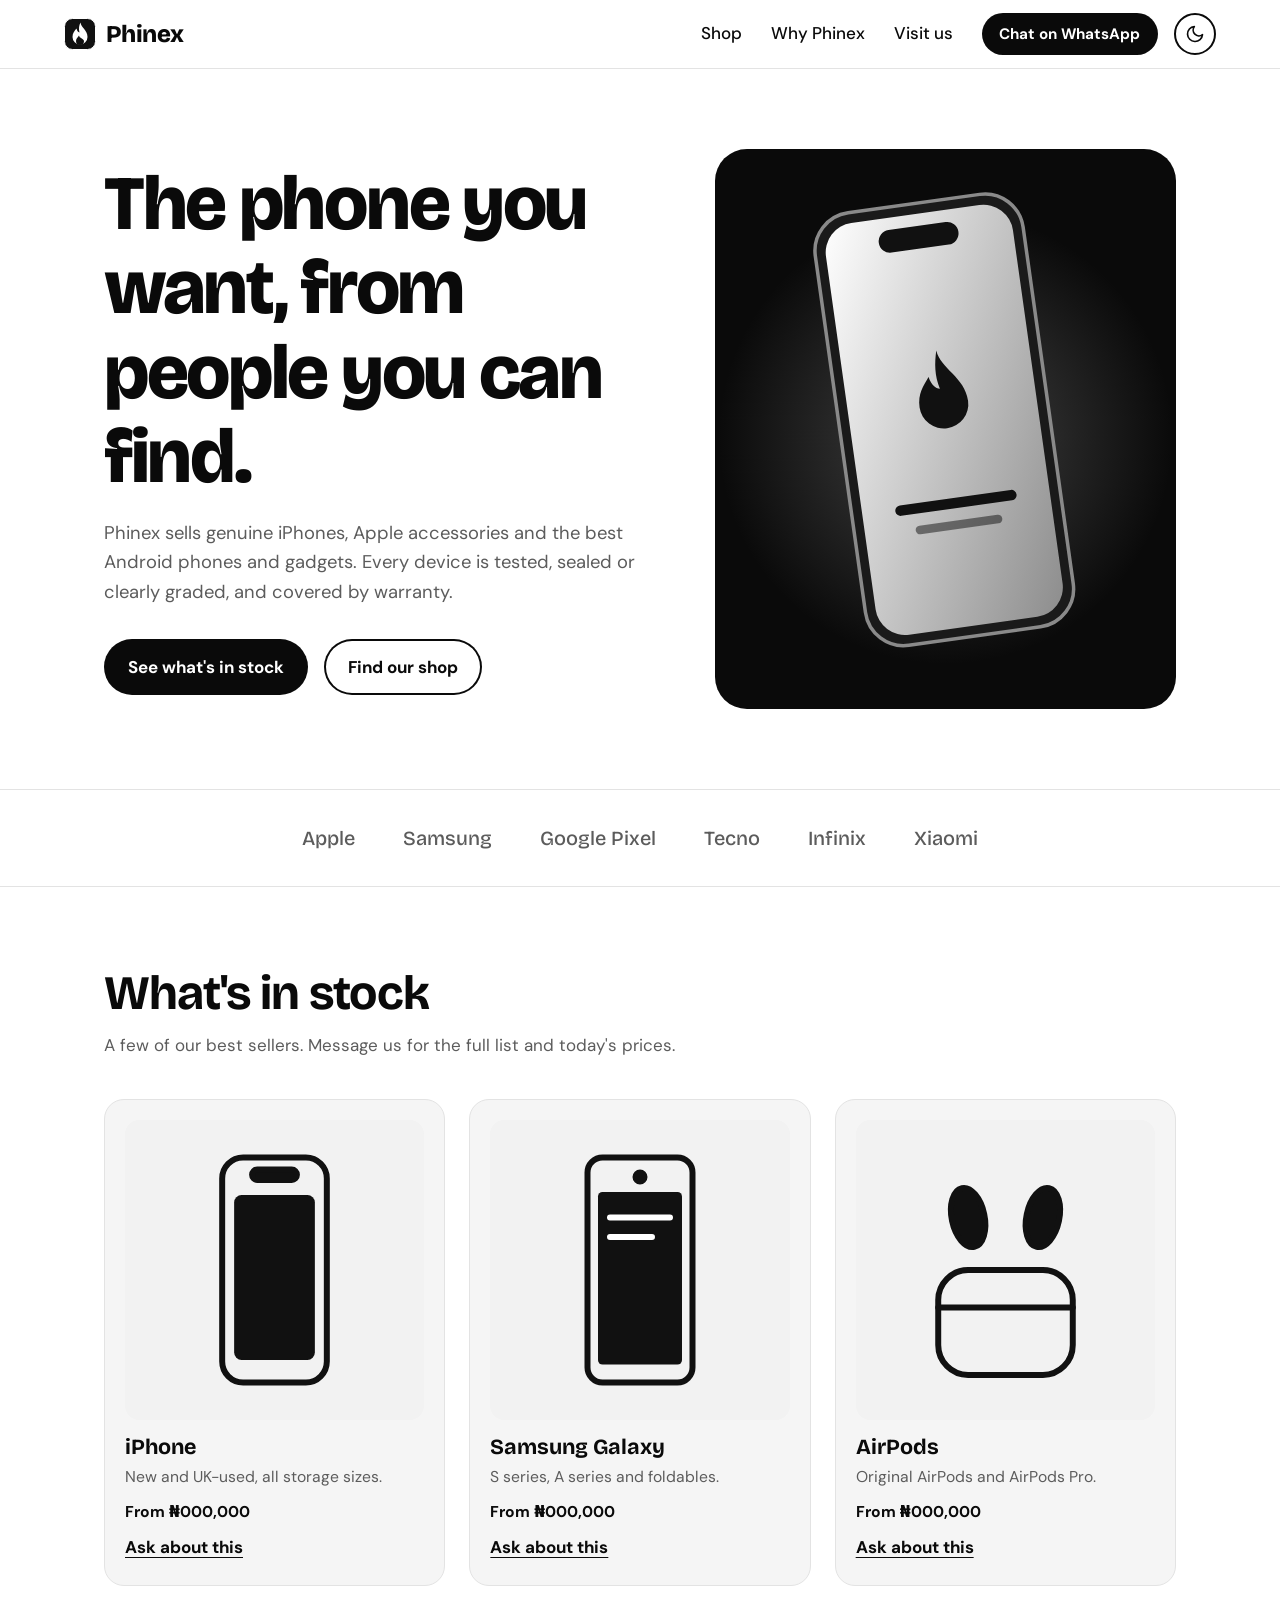
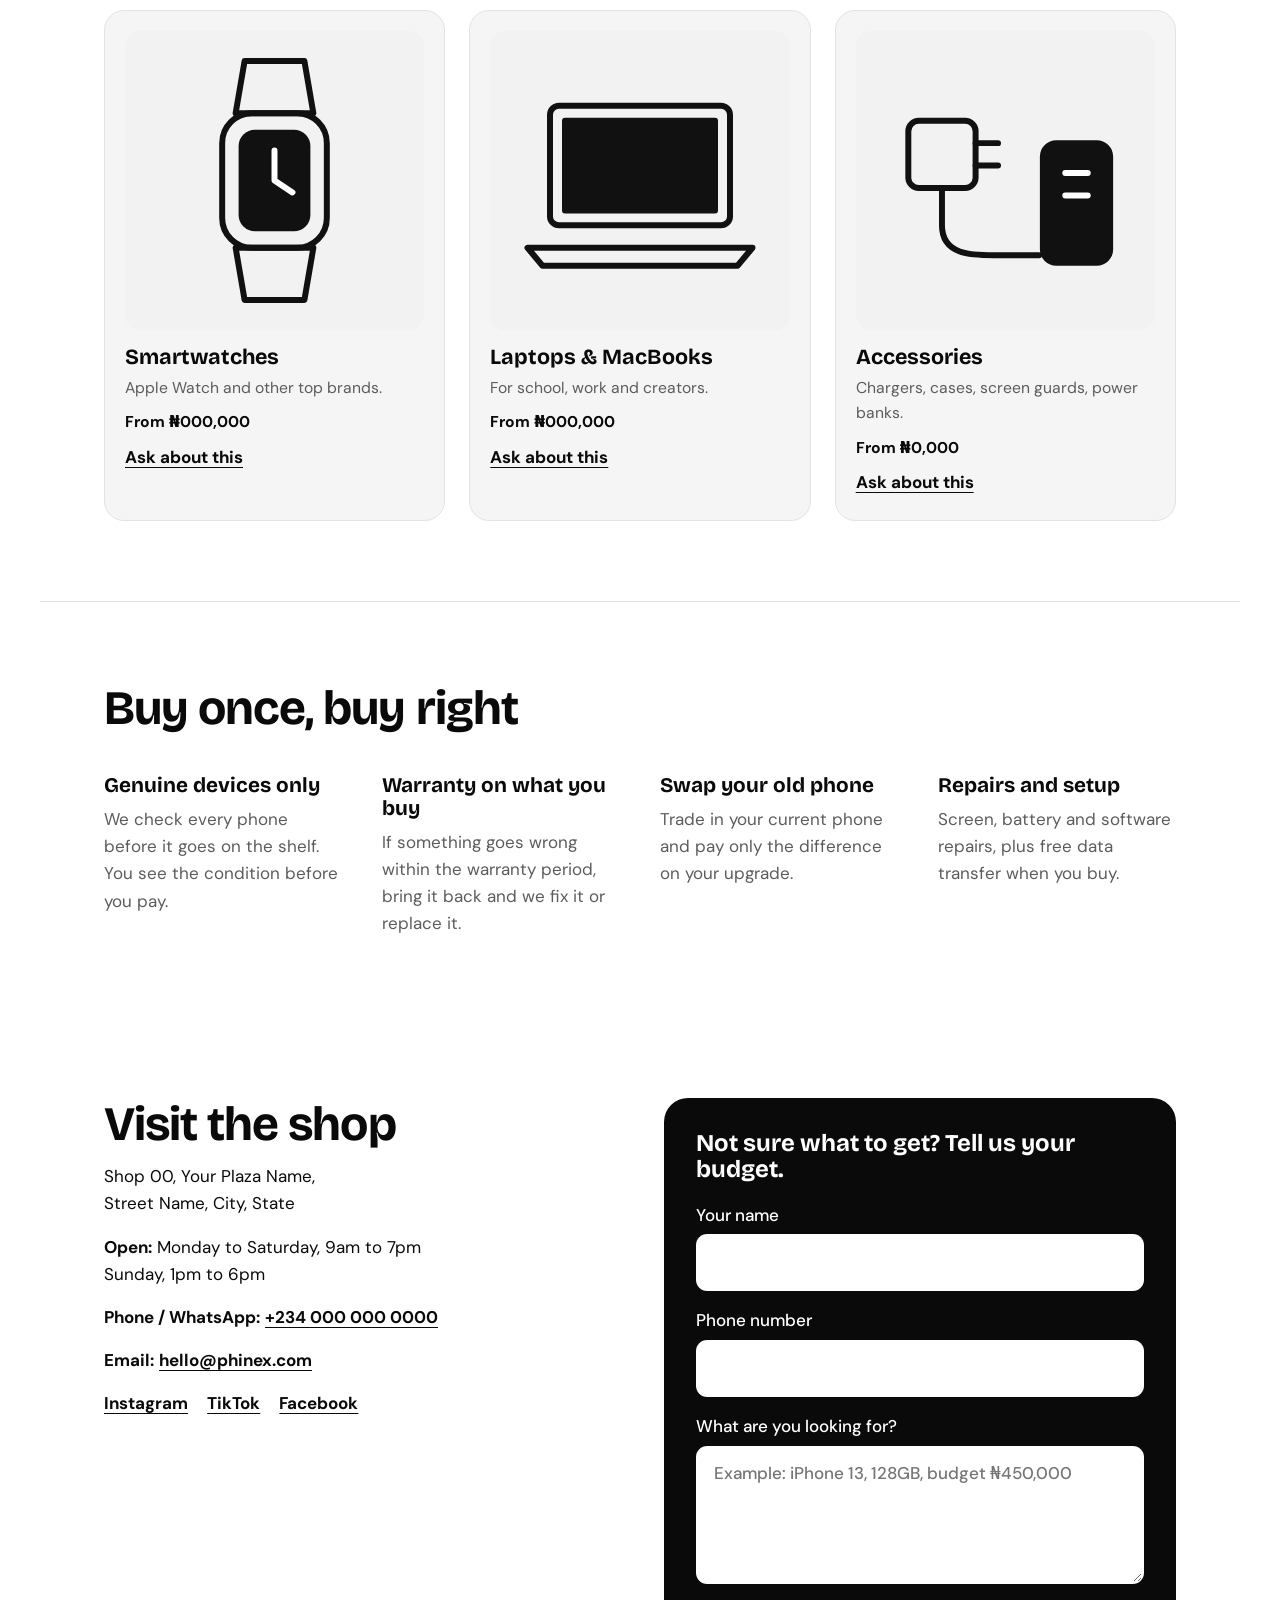
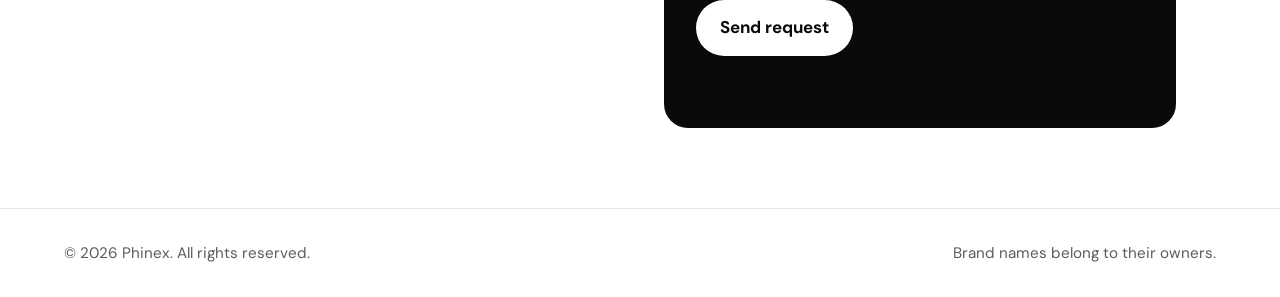
<file: index.html>
<!DOCTYPE html>
<html lang="en">
<head>
<meta charset="UTF-8">
<meta name="viewport" content="width=device-width, initial-scale=1">
<title>Phinex | iPhones, Phones & Gadgets</title>
<meta name="description" content="Phinex sells genuine iPhones, Apple accessories, phones and gadgets, with warranty and honest prices.">
<link rel="icon" href="assets/logo.svg">
<link rel="preconnect" href="https://fonts.googleapis.com">
<link rel="preconnect" href="https://fonts.gstatic.com" crossorigin>
<link href="https://fonts.googleapis.com/css2?family=Bricolage+Grotesque:opsz,wght@12..96,500;12..96,800&family=DM+Sans:wght@400;500;700&display=swap" rel="stylesheet">
<script src="theme.js"></script>
<link rel="stylesheet" href="style.css">
</head>
<body>

<!-- ========== HEADER ========== -->
<header class="site-header">
  <a class="brand" href="#top"><img src="assets/logo.svg" alt="" width="32" height="32"> Phinex</a>
  <button class="theme-btn" id="theme-toggle" type="button" aria-label="Switch between light and dark theme">
    <svg class="icon-sun" viewBox="0 0 24 24" width="20" height="20" fill="none" stroke="currentColor" stroke-width="2" stroke-linecap="round" aria-hidden="true"><circle cx="12" cy="12" r="4"/><path d="M12 2v2M12 20v2M4.9 4.9l1.4 1.4M17.7 17.7l1.4 1.4M2 12h2M20 12h2M4.9 19.1l1.4-1.4M17.7 6.3l1.4-1.4"/></svg>
    <svg class="icon-moon" viewBox="0 0 24 24" width="20" height="20" fill="none" stroke="currentColor" stroke-width="2" stroke-linecap="round" stroke-linejoin="round" aria-hidden="true"><path d="M21 12.8A9 9 0 1 1 11.2 3a7 7 0 0 0 9.8 9.8z"/></svg>
  </button>
  <input type="checkbox" id="menu-toggle" class="menu-toggle">
  <label for="menu-toggle" class="menu-button" aria-label="Open menu"><span></span></label>
  <nav class="nav">
    <a href="#shop">Shop</a>
    <a href="#why">Why Phinex</a>
    <a href="#visit">Visit us</a>
    <a class="btn btn-small" href="https://wa.me/2340000000000" target="_blank" rel="noopener">Chat on WhatsApp</a>
  </nav>
</header>

<main id="top">

<!-- ========== HERO ========== -->
<section class="hero">
  <div class="hero-text">
    <h1>The phone you want, from people you can find.</h1>
    <p>Phinex sells genuine iPhones, Apple accessories and the best Android phones and gadgets. Every device is tested, sealed or clearly graded, and covered by warranty.</p>
    <div class="hero-actions">
      <a class="btn" href="#shop">See what's in stock</a>
      <a class="btn btn-ghost" href="#visit">Find our shop</a>
    </div>
  </div>
  <div class="hero-visual">
    <img src="assets/hero-phone.svg" alt="Latest iPhone available at Phinex" width="520" height="640">
  </div>
</section>

<!-- ========== BRANDS ========== -->
<section class="brands" aria-label="Brands we sell">
  <p>Apple</p><p>Samsung</p><p>Google Pixel</p><p>Tecno</p><p>Infinix</p><p>Xiaomi</p>
</section>

<!-- ========== SHOP (edit names, prices, images here) ========== -->
<section class="section" id="shop">
  <h2>What's in stock</h2>
  <p class="section-intro">A few of our best sellers. Message us for the full list and today's prices.</p>
  <div class="products">

    <article class="product">
      <img src="assets/product-iphone.svg" alt="iPhone" loading="lazy">
      <h3>iPhone</h3>
      <p>New and UK-used, all storage sizes.</p>
      <p class="price">From ₦000,000</p>
      <a href="https://wa.me/2340000000000?text=Hi%20Phinex%2C%20I%20want%20an%20iPhone" target="_blank" rel="noopener">Ask about this</a>
    </article>

    <article class="product">
      <img src="assets/product-samsung.svg" alt="Samsung Galaxy" loading="lazy">
      <h3>Samsung Galaxy</h3>
      <p>S series, A series and foldables.</p>
      <p class="price">From ₦000,000</p>
      <a href="https://wa.me/2340000000000?text=Hi%20Phinex%2C%20I%20want%20a%20Samsung" target="_blank" rel="noopener">Ask about this</a>
    </article>

    <article class="product">
      <img src="assets/product-airpods.svg" alt="AirPods" loading="lazy">
      <h3>AirPods</h3>
      <p>Original AirPods and AirPods Pro.</p>
      <p class="price">From ₦000,000</p>
      <a href="https://wa.me/2340000000000?text=Hi%20Phinex%2C%20I%20want%20AirPods" target="_blank" rel="noopener">Ask about this</a>
    </article>

    <article class="product">
      <img src="assets/product-watch.svg" alt="Smartwatch" loading="lazy">
      <h3>Smartwatches</h3>
      <p>Apple Watch and other top brands.</p>
      <p class="price">From ₦000,000</p>
      <a href="https://wa.me/2340000000000?text=Hi%20Phinex%2C%20I%20want%20a%20smartwatch" target="_blank" rel="noopener">Ask about this</a>
    </article>

    <article class="product">
      <img src="assets/product-laptop.svg" alt="Laptop and MacBook" loading="lazy">
      <h3>Laptops & MacBooks</h3>
      <p>For school, work and creators.</p>
      <p class="price">From ₦000,000</p>
      <a href="https://wa.me/2340000000000?text=Hi%20Phinex%2C%20I%20want%20a%20laptop" target="_blank" rel="noopener">Ask about this</a>
    </article>

    <article class="product">
      <img src="assets/product-accessories.svg" alt="Chargers, cases and power banks" loading="lazy">
      <h3>Accessories</h3>
      <p>Chargers, cases, screen guards, power banks.</p>
      <p class="price">From ₦0,000</p>
      <a href="https://wa.me/2340000000000?text=Hi%20Phinex%2C%20I%20need%20accessories" target="_blank" rel="noopener">Ask about this</a>
    </article>

  </div>
</section>

<!-- ========== WHY PHINEX ========== -->
<section class="section why" id="why">
  <h2>Buy once, buy right</h2>
  <div class="why-list">
    <div>
      <h3>Genuine devices only</h3>
      <p>We check every phone before it goes on the shelf. You see the condition before you pay.</p>
    </div>
    <div>
      <h3>Warranty on what you buy</h3>
      <p>If something goes wrong within the warranty period, bring it back and we fix it or replace it.</p>
    </div>
    <div>
      <h3>Swap your old phone</h3>
      <p>Trade in your current phone and pay only the difference on your upgrade.</p>
    </div>
    <div>
      <h3>Repairs and setup</h3>
      <p>Screen, battery and software repairs, plus free data transfer when you buy.</p>
    </div>
  </div>
</section>

<!-- ========== VISIT / CONTACT ========== -->
<section class="section visit" id="visit">
  <div class="visit-info">
    <h2>Visit the shop</h2>
    <p>Shop 00, Your Plaza Name,<br>Street Name, City, State</p>
    <p><strong>Open:</strong> Monday to Saturday, 9am to 7pm<br>Sunday, 1pm to 6pm</p>
    <p><strong>Phone / WhatsApp:</strong> <a href="tel:+2340000000000">+234 000 000 0000</a></p>
    <p><strong>Email:</strong> <a href="mailto:hello@phinex.com">hello@phinex.com</a></p>
    <p class="socials"><a href="#">Instagram</a> <a href="#">TikTok</a> <a href="#">Facebook</a></p>
  </div>

  <form id="contact-form" class="contact-form" novalidate>
    <h3>Not sure what to get? Tell us your budget.</h3>
    <label>Your name
      <input type="text" name="name" required autocomplete="name">
    </label>
    <label>Phone number
      <input type="tel" name="phone" required autocomplete="tel">
    </label>
    <label>What are you looking for?
      <textarea name="message" rows="4" required placeholder="Example: iPhone 13, 128GB, budget ₦450,000"></textarea>
    </label>
    <button class="btn" type="submit">Send request</button>
    <p class="form-status" id="form-status" role="status"></p>
  </form>
</section>

</main>

<!-- ========== FOOTER ========== -->
<footer class="site-footer">
  <p>© 2026 Phinex. All rights reserved.</p>
  <p>Brand names belong to their owners.</p>
</footer>

<script src="config.js"></script>
<script src="script.js"></script>
</body>
</html>
</file>
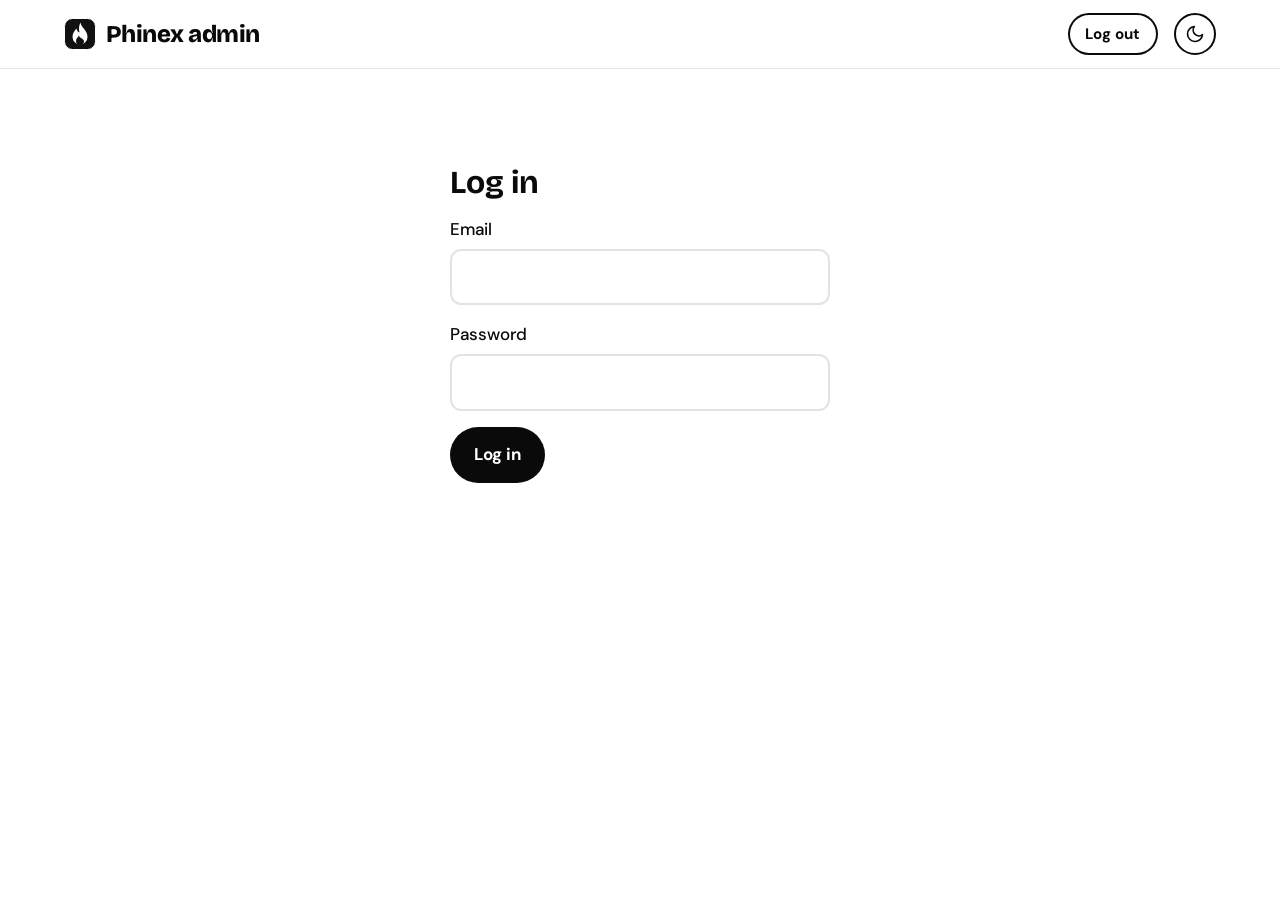
<file: admin.html>
<!DOCTYPE html>
<html lang="en">
<head>
<meta charset="UTF-8">
<meta name="viewport" content="width=device-width, initial-scale=1">
<meta name="robots" content="noindex, nofollow">
<title>Phinex Admin</title>
<link rel="icon" href="assets/logo.svg">
<link href="https://fonts.googleapis.com/css2?family=Bricolage+Grotesque:opsz,wght@12..96,500;12..96,800&family=DM+Sans:wght@400;500;700&display=swap" rel="stylesheet">
<script src="theme.js"></script>
<link rel="stylesheet" href="style.css">
<link rel="stylesheet" href="admin.css">
</head>
<body>
<header class="site-header">
  <a class="brand" href="index.html"><img src="assets/logo.svg" alt="" width="32" height="32"> Phinex admin</a>
  <button class="theme-btn" id="theme-toggle" type="button" aria-label="Switch between light and dark theme">
    <svg class="icon-sun" viewBox="0 0 24 24" width="20" height="20" fill="none" stroke="currentColor" stroke-width="2" stroke-linecap="round" aria-hidden="true"><circle cx="12" cy="12" r="4"/><path d="M12 2v2M12 20v2M4.9 4.9l1.4 1.4M17.7 17.7l1.4 1.4M2 12h2M20 12h2M4.9 19.1l1.4-1.4M17.7 6.3l1.4-1.4"/></svg>
    <svg class="icon-moon" viewBox="0 0 24 24" width="20" height="20" fill="none" stroke="currentColor" stroke-width="2" stroke-linecap="round" stroke-linejoin="round" aria-hidden="true"><path d="M21 12.8A9 9 0 1 1 11.2 3a7 7 0 0 0 9.8 9.8z"/></svg>
  </button>
  <button class="btn btn-small btn-ghost" id="logout" hidden>Log out</button>
</header>

<main class="admin">

  <!-- Login -->
  <section id="login-view" class="login">
    <h1>Log in</h1>
    <form id="login-form">
      <label>Email <input type="email" id="email" required autocomplete="username"></label>
      <label>Password <input type="password" id="password" required autocomplete="current-password"></label>
      <button class="btn" type="submit">Log in</button>
      <p class="msg" id="login-msg" role="status"></p>
    </form>
  </section>

  <!-- Dashboard -->
  <section id="dash-view" hidden>
    <div class="toolbar">
      <h1>Customer requests <span id="count"></span></h1>
      <div class="tools">
        <select id="filter" aria-label="Filter by status">
          <option value="all">All</option>
          <option value="new">New</option>
          <option value="contacted">Contacted</option>
          <option value="closed">Closed</option>
        </select>
        <button class="btn btn-small btn-ghost" id="refresh">Refresh</button>
      </div>
    </div>
    <p class="msg" id="dash-msg" role="status"></p>
    <div id="list" class="list"></div>
  </section>

</main>
<script src="config.js"></script>
<script src="admin.js"></script>
</body>
</html>
</file>
<file: style.css>
/* ===== Phinex: black and white, light + dark ===== */
:root{
  --bg:#FFFFFF; --fg:#0A0A0A; --muted:#5C5C5C; --line:#E3E3E3; --card:#F5F5F5;
  --accent:#0A0A0A; --accent-fg:#FFFFFF;      /* buttons */
  --panel:#0A0A0A; --panel-fg:#FFFFFF;        /* hero image box + contact form */
  --display:'Bricolage Grotesque',system-ui,sans-serif;
  --body:'DM Sans',system-ui,sans-serif;
  color-scheme:light;
}
:root[data-theme="dark"]{
  --bg:#0A0A0A; --fg:#FAFAFA; --muted:#A3A3A3; --line:#2A2A2A; --card:#151515;
  --accent:#FAFAFA; --accent-fg:#0A0A0A;
  --panel:#F5F5F5; --panel-fg:#0A0A0A;
  color-scheme:dark;
}
*{box-sizing:border-box;margin:0;padding:0}
html{scroll-behavior:smooth;scroll-padding-top:72px}
body{font-family:var(--body);color:var(--fg);background:var(--bg);line-height:1.6;font-size:1.0625rem;transition:background .25s,color .25s}
img{max-width:100%;height:auto;display:block}
a{color:inherit}
:focus-visible{outline:3px solid var(--fg);outline-offset:3px}
h1,h2,h3{font-family:var(--display);line-height:1.1}

/* Buttons */
.btn{display:inline-block;background:var(--accent);color:var(--accent-fg);text-decoration:none;font:inherit;font-weight:700;padding:.9rem 1.5rem;border-radius:999px;border:0;cursor:pointer;transition:background .2s}
.btn:hover{background:var(--muted)}
.btn-small{padding:.55rem 1.1rem;font-size:.95rem}
.btn-ghost{background:transparent;color:var(--fg);box-shadow:inset 0 0 0 2px var(--fg)}
.btn-ghost:hover{background:var(--fg);color:var(--bg)}

/* Header */
.site-header{position:sticky;top:0;z-index:20;display:flex;align-items:center;gap:1rem;padding:.8rem 5vw;background:color-mix(in srgb,var(--bg) 92%,transparent);backdrop-filter:blur(8px);border-bottom:1px solid var(--line)}
.brand{display:flex;align-items:center;gap:.6rem;margin-right:auto;font-family:var(--display);font-weight:800;font-size:1.5rem;text-decoration:none;letter-spacing:-.02em}
.nav{order:1;display:flex;align-items:center;gap:1.8rem}
.nav a:not(.btn){text-decoration:none;font-weight:500}
.nav a:not(.btn):hover{text-decoration:underline;text-underline-offset:4px}
.theme-btn{order:2;display:grid;place-items:center;width:42px;height:42px;border-radius:50%;border:2px solid var(--fg);background:transparent;color:var(--fg);cursor:pointer}
.theme-btn:hover{background:var(--fg);color:var(--bg)}
.icon-sun{display:none}
:root[data-theme="dark"] .icon-sun{display:block}
:root[data-theme="dark"] .icon-moon{display:none}
.menu-toggle{position:absolute;opacity:0;pointer-events:none}
.menu-button{order:3;display:none;cursor:pointer;padding:.6rem}
.menu-button span,.menu-button span::before{display:block;width:24px;height:2px;background:var(--fg);position:relative;content:""}
.menu-button span::before{position:absolute;top:8px}

/* Hero */
.hero{display:grid;grid-template-columns:1.1fr .9fr;gap:3rem;align-items:center;padding:5rem 5vw 3rem;max-width:1200px;margin:0 auto}
.hero h1{font-size:clamp(2.6rem,6vw,4.8rem);font-weight:800;letter-spacing:-.03em;margin-bottom:1.2rem}
.hero-text p{max-width:34rem;color:var(--muted);font-size:1.15rem;margin-bottom:2rem}
.hero-actions{display:flex;flex-wrap:wrap;gap:1rem}
.hero-visual{background:var(--panel);border-radius:2rem;min-height:360px;display:flex;align-items:center;justify-content:center;overflow:hidden}
.hero-visual img{max-height:560px;width:auto;object-fit:contain}

/* Brands */
.brands{display:flex;flex-wrap:wrap;justify-content:center;gap:1rem 3rem;padding:2rem 5vw;border-block:1px solid var(--line);margin-top:2rem;font-family:var(--display);font-weight:500;font-size:1.25rem;color:var(--muted)}

/* Sections */
.section{max-width:1200px;margin:0 auto;padding:5rem 5vw}
.section h2{font-size:clamp(2rem,4vw,3rem);letter-spacing:-.02em;margin-bottom:.8rem}
.section-intro{color:var(--muted);max-width:36rem;margin-bottom:2.5rem}

/* Products */
.products{display:grid;grid-template-columns:repeat(auto-fill,minmax(260px,1fr));gap:1.5rem}
.product{background:var(--card);border-radius:1.25rem;padding:1.25rem 1.25rem 1.5rem;border:1px solid var(--line)}
.product img{aspect-ratio:1/1;object-fit:contain;background:#F2F2F2;border-radius:.9rem;margin-bottom:1rem;width:100%}
.product h3{font-size:1.35rem;margin-bottom:.3rem}
.product p{color:var(--muted);font-size:.98rem}
.product .price{color:var(--fg);font-weight:700;margin:.6rem 0}
.product a{font-weight:700;text-underline-offset:4px}

/* Why */
.why{border-top:1px solid var(--line)}
.why-list{display:grid;grid-template-columns:repeat(auto-fit,minmax(230px,1fr));gap:2.5rem;margin-top:2.5rem}
.why-list h3{font-size:1.3rem;margin-bottom:.5rem}
.why-list p{color:var(--muted)}

/* Visit */
.visit{display:grid;grid-template-columns:1fr 1fr;gap:3rem;align-items:start}
.visit-info p{margin-bottom:1rem}
.visit-info a{font-weight:700;text-underline-offset:4px}
.socials{display:flex;gap:1.2rem}
.contact-form{background:var(--panel);color:var(--panel-fg);padding:2rem;border-radius:1.5rem}
.contact-form h3{font-size:1.5rem;margin-bottom:1.2rem}
.contact-form label{display:block;margin-bottom:1rem;font-weight:500}
.contact-form input,.contact-form textarea{display:block;width:100%;margin-top:.35rem;padding:.8rem 1rem;border-radius:.7rem;border:2px solid transparent;font:inherit;background:var(--bg);color:var(--fg)}
.contact-form input:focus,.contact-form textarea:focus{outline:none;border-color:var(--muted)}
.contact-form .btn{background:var(--panel-fg);color:var(--panel)}
.contact-form .btn:hover{opacity:.8}
.form-status{margin-top:1rem;min-height:1.5rem}
.form-status.error{font-weight:700}

/* Footer */
.site-footer{display:flex;flex-wrap:wrap;justify-content:space-between;gap:.5rem;padding:2rem 5vw;border-top:1px solid var(--line);color:var(--muted);font-size:.95rem}

/* Mobile */
@media (max-width:820px){
  .menu-button{display:block}
  .nav{position:absolute;top:100%;left:0;right:0;flex-direction:column;align-items:flex-start;gap:1rem;padding:1.5rem 5vw;background:var(--bg);border-bottom:1px solid var(--line);display:none}
  .menu-toggle:checked ~ .nav{display:flex}
  .hero,.visit{grid-template-columns:1fr}
  .hero{padding-top:3rem}
  .section{padding:3.5rem 5vw}
}
@media (prefers-reduced-motion:reduce){html{scroll-behavior:auto}*{transition:none!important}}
</file>
<file: admin.css>
.admin{max-width:900px;margin:0 auto;padding:3rem 5vw}
.admin h1{font-size:2rem;margin-bottom:1rem}
.login{max-width:380px;margin:3rem auto}
.login label{display:block;margin-bottom:1rem;font-weight:500}
.login input,.tools select{display:block;width:100%;margin-top:.35rem;padding:.8rem 1rem;border-radius:.7rem;border:2px solid var(--line);font:inherit;background:var(--bg);color:var(--fg)}
.toolbar{display:flex;flex-wrap:wrap;justify-content:space-between;align-items:center;gap:1rem;margin-bottom:1rem}
.toolbar h1{margin:0}
.toolbar h1 span{color:var(--muted);font-size:1.1rem}
.tools{display:flex;gap:.6rem;align-items:center}
.tools select{margin:0;padding:.55rem .9rem}
.msg{min-height:1.5rem;margin-top:.8rem;color:var(--muted)}
.msg.error{color:var(--fg);font-weight:700}
.list{display:grid;gap:1rem}
.card{background:var(--card);border:1px solid var(--line);border-radius:1rem;padding:1.2rem 1.4rem}
.card.is-new{border-left:6px solid var(--fg)}
.card-top{display:flex;flex-wrap:wrap;justify-content:space-between;gap:.5rem}
.card h3{font-size:1.25rem}
.card time{color:var(--muted);font-size:.9rem}
.card .text{margin:.7rem 0 1rem;white-space:pre-wrap;overflow-wrap:anywhere}
.actions{display:flex;flex-wrap:wrap;gap:.6rem;align-items:center}
.actions select{padding:.45rem .7rem;border-radius:.6rem;border:2px solid var(--line);font:inherit;background:var(--bg);color:var(--fg)}
.actions a,.actions button{font:inherit;font-weight:700;font-size:.95rem;padding:.45rem .9rem;border-radius:999px;border:2px solid var(--fg);background:transparent;color:var(--fg);text-decoration:none;cursor:pointer}
.actions a:hover,.actions button:hover{background:var(--fg);color:var(--bg)}
.actions .danger{border-style:dashed}
</file>
